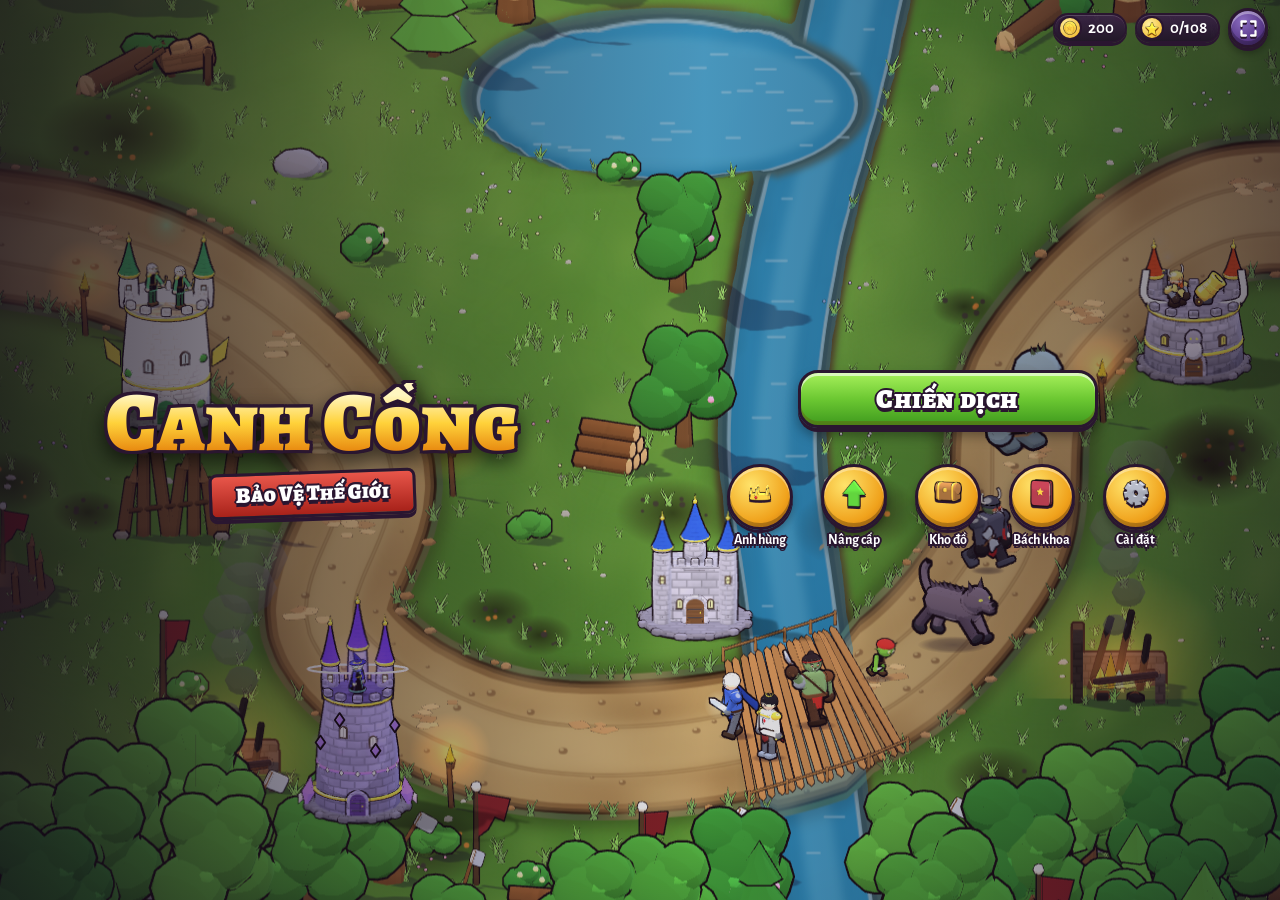
<file: index.html>
<!DOCTYPE html>
<html lang="vi">
<head>
  <meta charset="UTF-8">
  <meta name="viewport" content="width=device-width, initial-scale=1, maximum-scale=1, user-scalable=no, viewport-fit=cover">
  <meta name="theme-color" content="#120c18">
  <meta name="mobile-web-app-capable" content="yes">
  <meta name="apple-mobile-web-app-capable" content="yes">
  <meta name="apple-mobile-web-app-status-bar-style" content="black-translucent">
  <meta name="apple-mobile-web-app-title" content="Canh Cổng">
  <title>Canh Cổng – Bảo Vệ Thế Giới</title>
  <link rel="manifest" href="manifest.json">
  <link rel="icon" type="image/png" href="assets/icons/icon-192.png">
  <link rel="apple-touch-icon" href="assets/icons/icon-192.png">
  <link rel="stylesheet" href="style.css?v=krv33">
</head>
<body>
<div id="app">

  <!-- ===== MENU CHÍNH ===== -->
  <section id="screen-menu" class="screen active">
    <canvas id="menu-bg"></canvas>
    <div class="menu-shade"></div>
    <div class="menu-top"><span class="pill"><i class="pi coin" data-icon="coin"></i><b class="coin-count">0</b></span><span class="pill"><i class="pi star" data-icon="star"></i><b id="menu-stars">0</b></span><button class="rbtn sm" id="btn-full" data-action="fullscreen" data-icon="expand"></button></div>
    <div class="logo">
      <div class="logo-main">Canh Cổng</div>
      <div class="logo-ribbon"><span>Bảo Vệ Thế Giới</span></div>
    </div>
    <div class="menu-bottom">
      <button class="gbtn big green" data-action="open" data-target="screen-map"><span>Chiến dịch</span></button>
      <div class="menu-row">
        <button class="rbtn lg" data-action="open" data-target="screen-heroes" data-icon="crown"><small>Anh hùng</small></button>
        <button class="rbtn lg" data-action="open" data-target="screen-upgrades" data-icon="up"><small>Nâng cấp</small></button>
        <button class="rbtn lg" data-action="open" data-target="screen-items" data-icon="chest"><small>Kho đồ</small></button>
        <button class="rbtn lg" data-action="open" data-target="screen-codex" data-icon="book"><small>Bách khoa</small></button>
        <button class="rbtn lg" data-action="open" data-target="screen-settings" data-icon="gear"><small>Cài đặt</small></button>
      </div>
    </div>
  </section>

  <!-- ===== BẢN ĐỒ CHIẾN DỊCH ===== -->
  <section id="screen-map" class="screen">
    <div class="topbar"><button class="rbtn sm" data-action="back" data-icon="back"></button><h2>Chiến Dịch</h2><span class="pill"><i class="pi star" data-icon="star"></i><b class="star-count">0</b></span></div>
    <div class="map-scroll" id="map-scroll"><div class="map-inner" id="map-inner"><canvas id="world-map"></canvas><div id="map-nodes"></div></div></div>
  </section>

  <!-- ===== ANH HÙNG & TRANG BỊ ===== -->
  <section id="screen-heroes" class="screen">
    <div class="topbar"><button class="rbtn sm" data-action="back" data-icon="back"></button><h2>Anh Hùng</h2><span class="pill"><i class="pi coin" data-icon="coin"></i><b class="coin-count">0</b></span></div>
    <div class="heroes-wrap"><div id="hero-roster"></div><div id="hero-detail" class="scroll"></div></div>
  </section>

  <!-- ===== NÂNG CẤP ===== -->
  <section id="screen-upgrades" class="screen">
    <div class="topbar"><button class="rbtn sm" data-action="back" data-icon="back"></button><h2>Nâng Cấp Trụ</h2><span class="pill"><i class="pi star" data-icon="star"></i><b id="free-stars">0</b></span></div>
    <div class="scroll grid-scroll" id="upgrades-list"></div>
  </section>

  <!-- ===== KHO ĐỒ: vật phẩm gắn trụ ===== -->
  <section id="screen-items" class="screen">
    <div class="topbar"><button class="rbtn sm" data-action="back" data-icon="back"></button><h2>Kho Đồ Trụ</h2><span class="pill"><i class="pi coin" data-icon="coin"></i><b class="coin-count">0</b></span></div>
    <div class="items-wrap"><div id="items-tower" class="scroll"></div><div id="items-bag" class="scroll"></div></div>
  </section>

  <!-- ===== BÁCH KHOA ===== -->
  <section id="screen-codex" class="screen">
    <div class="topbar"><button class="rbtn sm" data-action="back" data-icon="back"></button><h2>Bách Khoa</h2><span></span></div>
    <div class="tabs"><button class="tab on" data-action="codex-tab" data-tab="towers">5 Nhân vật trụ</button><button class="tab" data-action="codex-tab" data-tab="enemies">Quái vật</button><button class="tab" data-action="codex-tab" data-tab="heroes">Anh hùng</button><a class="tab tab3d" href="design/nhan-vat-3d.html">Mô hình 3D</a></div>
    <div class="scroll" id="codex-list"></div>
  </section>

  <!-- ===== CÀI ĐẶT ===== -->
  <section id="screen-settings" class="screen">
    <div class="topbar"><button class="rbtn sm" data-action="back" data-icon="back"></button><h2>Cài Đặt</h2><span></span></div>
    <div class="scroll grid-scroll" id="settings-list"></div>
  </section>

  <!-- ===== TRẬN ĐẤU ===== -->
  <section id="screen-game" class="screen">
    <div id="game-wrap">
      <canvas id="game-canvas"></canvas>
      <div id="wave-btns"></div>
      <div id="ring" class="hidden"></div>
      <div class="hud-tl">
        <span class="pill"><i class="pi heart" data-icon="heart"></i><b id="hud-lives">20</b></span>
        <span class="pill"><i class="pi coin" data-icon="coin"></i><b id="hud-gold">0</b></span>
        <span class="pill"><i class="pi skull" data-icon="skull"></i><b id="hud-wave">1/6</b></span>
      </div>
      <div class="hud-tr">
        <button class="rbtn sm" id="btn-speed" data-action="speed" data-icon="fast"><em>1x</em></button>
        <button class="rbtn sm" data-action="pause" data-icon="pause"></button>
      </div>
      <div id="boss-bar" class="hidden"><span id="boss-name"></span><div><i id="boss-fill"></i></div></div>
      <div class="hero-dock">
        <button class="hero-face" id="hero-face" data-action="hero" data-i="0">
          <canvas id="hero-canvas" width="128" height="128"></canvas>
          <svg viewBox="0 0 64 64"><circle cx="32" cy="32" r="29" class="hr-bg"/><circle cx="32" cy="32" r="29" class="hr-fg" id="hero-hp"/></svg>
          <span class="lvl" id="hero-lvl">1</span><span class="dead-t" id="hero-dead"></span>
        </button>
        <button class="skill" id="hero-skill" data-action="skill" data-i="0" data-icon="sun"><i class="cd" id="skill-cd"></i></button>
        <button class="hero-face h2 hidden" id="hero-face2" data-action="hero" data-i="1">
          <canvas id="hero-canvas2" width="128" height="128"></canvas>
          <svg viewBox="0 0 64 64"><circle cx="32" cy="32" r="29" class="hr-bg"/><circle cx="32" cy="32" r="29" class="hr-fg" id="hero-hp2"/></svg>
          <span class="lvl" id="hero-lvl2">1</span><span class="dead-t" id="hero-dead2"></span>
        </button>
        <button class="skill hidden" id="hero-skill2" data-action="skill" data-i="1" data-icon="sun"><i class="cd" id="skill-cd2"></i></button>
        <button class="skill spell sp-reinforce" id="spell-reinforce" data-action="spell" data-k="reinforce" data-icon="swords" title="Viện Binh"><i class="cd"></i></button>
        <button class="skill spell sp-meteor" id="spell-meteor" data-action="spell" data-k="meteor" data-icon="fire" title="Mưa Thiên Thạch"><i class="cd"></i></button>
      </div>
      <div id="tip" class="hidden"></div>
      <div id="banner"></div>
      <div id="life-flash"></div>
    </div>
  </section>

  <!-- ===== LỚP PHỦ ===== -->
  <div id="overlay" class="overlay hidden"><div class="panel" id="overlay-panel"></div></div>
  <div id="toast"></div>
  <div id="rotate"><div><svg viewBox="0 0 64 64" width="84" height="84"><rect x="20" y="8" width="24" height="46" rx="4" fill="none" stroke="#ffd23a" stroke-width="4"/><path d="M50 22c6 3 9 8 8 14M54 36l4 3 3-5" fill="none" stroke="#ffd23a" stroke-width="4" stroke-linecap="round"/></svg><p>Hãy xoay ngang điện thoại để chơi</p><small>Game được thiết kế cho màn hình ngang</small></div></div>
</div>

<script src="js/config.js?v=krv33"></script>
<script src="js/maps-img.js?v=krv33"></script>
<script src="js/layouts.js?v=krv33"></script>
<script src="js/campaign.js?v=krv33"></script>
<script src="js/save.js?v=krv33"></script>
<script src="js/audio.js?v=krv33"></script>
<script src="js/icons.js?v=krv33"></script>
<script src="js/art-kit.js?v=krv33"></script>
<script src="js/art-chars.js?v=krv33"></script>
<script src="js/art-towers.js?v=krv33"></script>
<script src="js/art.js?v=krv33"></script>
<script src="js/art-img.js?v=krv33"></script>
<script src="js/chibi.js?v=krv33"></script>
<script src="design/vendor/three.min.js"></script>
<script src="design/vendor/BufferGeometryUtils.js"></script>
<script src="design/chars3d.js?v=krv33"></script>
<script src="design/towers3d.js?v=krv33"></script>
<script src="js/art3d.js?v=krv33"></script>
<script src="js/effects.js?v=krv33"></script>
<script src="js/anim.js?v=krv33"></script>
<script src="js/level.js?v=krv33"></script>
<script src="js/mapart.js?v=krv33"></script>
<script src="design/props3d.js?v=krv33"></script>
<script src="js/map3d.js?v=krv33"></script>
<script src="js/fx3d.js?v=krv33"></script>
<script src="js/terrain3d.js?v=krv33"></script>
<script src="js/water.js?v=krv33"></script>
<script src="js/icons3d.js?v=krv33"></script>
<script src="js/lights.js?v=krv33"></script>
<script src="js/camera.js?v=krv33"></script>
<script src="js/items.js?v=krv33"></script>
<script src="js/gear2d.js?v=krv33"></script>
<script src="js/combat.js?v=krv33"></script>
<script src="js/enemies.js?v=krv33"></script>
<script src="js/units.js?v=krv33"></script>
<script src="js/towers.js?v=krv33"></script>
<script src="js/spells.js?v=krv33"></script>
<script src="js/skills.js?v=krv33"></script>
<script src="js/waves.js?v=krv33"></script>
<script src="js/game.js?v=krv33"></script>
<script src="js/ui.js?v=krv33"></script>
<script src="js/main.js?v=krv33"></script>
</body>
</html>
</file>
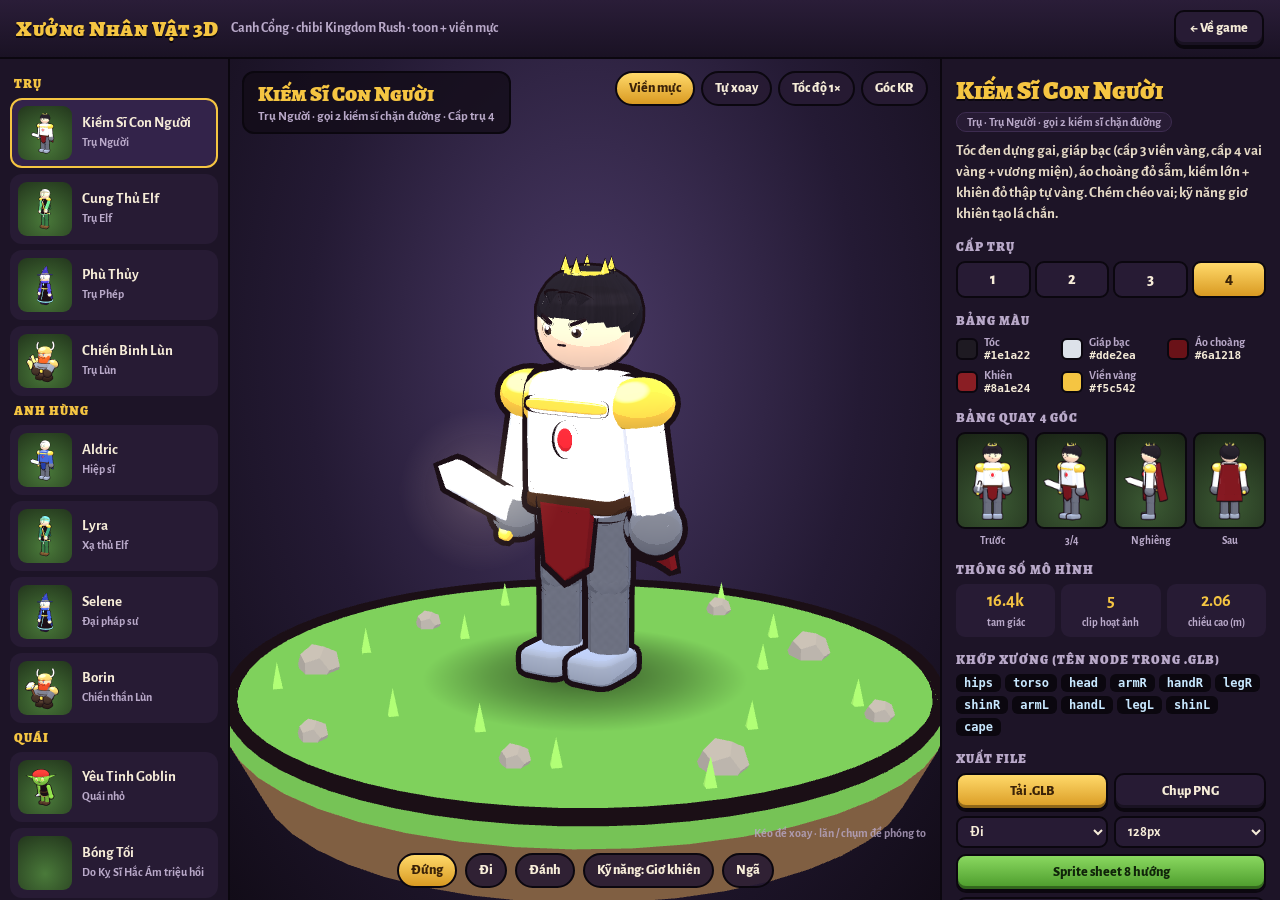
<file: design/nhan-vat-3d.html>
<!DOCTYPE html>
<html lang="vi">
<head>
<meta charset="UTF-8">
<meta name="viewport" content="width=device-width, initial-scale=1, viewport-fit=cover">
<meta name="theme-color" content="#120c18">
<title>Xưởng Nhân Vật 3D – Canh Cổng</title>
<link rel="icon" type="image/png" href="../assets/icons/icon-192.png">
<style>
@font-face { font-family: "Alegreya SC"; src: url("../assets/fonts/AlegreyaSC-Black.woff2") format("woff2"); font-weight: 900; font-display: swap; }
@font-face { font-family: "Alegreya Sans"; src: url("../assets/fonts/AlegreyaSans-Bold.woff2") format("woff2"); font-weight: 700; font-display: swap; }
@font-face { font-family: "Alegreya Sans"; src: url("../assets/fonts/AlegreyaSans-ExtraBold.woff2") format("woff2"); font-weight: 800; font-display: swap; }
:root {
  --bg: #120c18; --panel: #1d1427; --panel2: #271b34; --line: #3d2c50; --ink: #0b070f;
  --text: #f6ecd8; --muted: #b9a9c9; --gold: #f5c542; --gold2: #c8901e; --green: #6fc24a; --red: #e0503a;
  --title: "Alegreya SC", Georgia, serif; --ui: "Alegreya Sans", "Segoe UI", system-ui, sans-serif;
}
* { box-sizing: border-box; }
html, body { margin: 0; height: 100%; background: var(--bg); color: var(--text); font-family: var(--ui); font-weight: 700; }
button { font: inherit; color: inherit; border: 0; background: none; cursor: pointer; }
.app { display: grid; grid-template-rows: auto 1fr; height: 100vh; height: 100dvh; }
header { display: flex; align-items: center; gap: 12px; padding: 10px 16px; border-bottom: 2px solid var(--ink); background: linear-gradient(#2a1d38, #1a1224); }
header h1 { margin: 0; font: 900 22px/1 var(--title); color: var(--gold); text-shadow: 0 2px 0 var(--ink); letter-spacing: .5px; }
header .sub { color: var(--muted); font-size: 14px; }
header .sp { flex: 1; }
.btn { text-decoration: none; display: inline-flex; align-items: center; justify-content: center; gap: 6px; padding: 8px 14px; border-radius: 10px; background: var(--panel2); border: 2px solid var(--ink); box-shadow: inset 0 -3px 0 rgba(0,0,0,.35), 0 2px 0 var(--ink); font-weight: 800; font-size: 14px; white-space: nowrap; }
a.btn { color: var(--text); text-decoration: none; }
.btn:hover { filter: brightness(1.15); }
.btn.gold { background: linear-gradient(#ffd96a, #d99a22); color: #3a2208; }
.btn.green { background: linear-gradient(#8ad860, #4a9a2a); color: #10240a; }
.btn:disabled { opacity: .5; cursor: wait; }

.studio { display: grid; grid-template-columns: 230px 1fr 340px; min-height: 0; }
/* danh sách */
#roster { overflow-y: auto; padding: 10px; border-right: 2px solid var(--ink); background: var(--panel); }
.grp { margin: 6px 4px 6px; font: 900 13px var(--title); color: var(--gold); letter-spacing: 1px; text-transform: uppercase; }
.card { display: flex; align-items: center; gap: 10px; width: 100%; padding: 6px; margin-bottom: 6px; border-radius: 12px; background: var(--panel2); border: 2px solid transparent; text-align: left; }
.card:hover { border-color: var(--line); }
.card.on { border-color: var(--gold); background: #33234a; }
.card img, .card .ph { width: 54px; height: 54px; border-radius: 9px; background: radial-gradient(circle at 50% 70%, #4a7a3a, #22351c); flex: none; object-fit: contain; }
.card b { display: block; font-size: 15px; line-height: 1.1; }
.card small { color: var(--muted); font-size: 12px; font-weight: 700; }

/* sân khấu */
.stage { position: relative; min-width: 0; min-height: 0; background: radial-gradient(ellipse at 50% 35%, #4a3a66 0%, #241a34 55%, #120c18 100%); }
#view { position: absolute; inset: 0; width: 100%; height: 100%; display: block; touch-action: none; }
.hud { position: absolute; left: 12px; right: 12px; display: flex; gap: 8px; flex-wrap: wrap; pointer-events: none; }
.hud > * { pointer-events: auto; }
.hud.top { top: 12px; justify-content: space-between; align-items: flex-start; }
.hud.bot { bottom: 12px; justify-content: center; }
.nameplate { padding: 6px 14px 7px; border-radius: 12px; background: rgba(18,12,24,.78); border: 2px solid var(--ink); }
.nameplate b { font: 900 22px var(--title); color: var(--gold); }
.nameplate span { display: block; color: var(--muted); font-size: 13px; }
.toggles { display: flex; gap: 6px; flex-wrap: wrap; justify-content: flex-end; }
.chip { padding: 7px 12px; border-radius: 999px; background: rgba(39,27,52,.9); border: 2px solid var(--ink); font-size: 14px; font-weight: 800; }
.chip.on { background: linear-gradient(#ffd96a, #d99a22); color: #3a2208; }
.hint { position: absolute; right: 14px; bottom: 60px; color: var(--muted); font-size: 12px; opacity: .8; pointer-events: none; }

/* bảng thiết kế */
#sheet { overflow-y: auto; padding: 14px; border-left: 2px solid var(--ink); background: var(--panel); }
#sheet h2 { margin: 0; font: 900 26px var(--title); color: var(--gold); text-shadow: 0 2px 0 var(--ink); }
.badge { display: inline-block; margin: 4px 0 8px; padding: 2px 10px; border-radius: 999px; font-size: 12px; background: var(--panel2); border: 1px solid var(--line); color: var(--muted); }
.sec { margin-top: 14px; }
.sec > h3 { margin: 0 0 6px; font: 900 13px var(--title); letter-spacing: 1px; color: var(--muted); text-transform: uppercase; }
.desc { margin: 0; color: #e4d8c4; font-size: 15px; line-height: 1.4; font-weight: 700; }
.seg { display: flex; gap: 4px; flex-wrap: wrap; }
.seg button { flex: 1; min-width: 44px; padding: 7px 6px; border-radius: 9px; background: var(--panel2); border: 2px solid var(--ink); font-weight: 800; }
.seg button.on { background: linear-gradient(#ffd96a, #d99a22); color: #3a2208; }
.swatches { display: grid; grid-template-columns: repeat(auto-fill, minmax(92px, 1fr)); gap: 6px; }
.sw { display: flex; align-items: center; gap: 6px; font-size: 12px; color: var(--muted); }
.sw i { width: 22px; height: 22px; border-radius: 6px; border: 2px solid var(--ink); flex: none; }
.sw code { display: block; color: var(--text); font-size: 11px; }
.turn { display: grid; grid-template-columns: repeat(4, 1fr); gap: 6px; }
.turn figure { margin: 0; text-align: center; }
.turn img { width: 100%; aspect-ratio: 3/4; object-fit: contain; border-radius: 9px; background: radial-gradient(circle at 50% 75%, #3c5a34, #1a2416); border: 2px solid var(--ink); }
.turn figcaption { font-size: 11px; color: var(--muted); }
.tags { display: flex; flex-wrap: wrap; gap: 4px; }
.tags span { padding: 2px 8px; border-radius: 6px; background: var(--ink); color: #c8e8ff; font: 700 12px ui-monospace, Consolas, monospace; }
.stats { display: grid; grid-template-columns: 1fr 1fr 1fr; gap: 6px; }
.stats div { padding: 6px; border-radius: 9px; background: var(--panel2); text-align: center; }
.stats b { display: block; font-size: 18px; color: var(--gold); }
.stats small { color: var(--muted); font-size: 11px; }
.exp { display: grid; grid-template-columns: 1fr 1fr; gap: 6px; }
.exp .wide { grid-column: 1 / -1; }
.row { display: flex; gap: 6px; align-items: center; }
select { font: inherit; font-size: 14px; color: var(--text); background: var(--panel2); border: 2px solid var(--ink); border-radius: 9px; padding: 6px 8px; flex: 1; min-width: 0; }
.note { color: var(--muted); font-size: 12px; line-height: 1.35; margin: 6px 0 0; }
.toast { position: fixed; left: 50%; bottom: 20px; transform: translateX(-50%); padding: 10px 16px; border-radius: 12px; background: #2a1d38; border: 2px solid var(--gold); opacity: 0; transition: opacity .25s; pointer-events: none; z-index: 9; }
.toast.show { opacity: 1; }

@media (max-width: 960px) {
  .app { height: auto; min-height: 100vh; }
  .studio { grid-template-columns: 1fr; }
  #roster { display: flex; gap: 6px; overflow-x: auto; overflow-y: hidden; border-right: 0; border-bottom: 2px solid var(--ink); padding: 8px 16px; }
  .grp { display: none; }
  .card { flex: none; width: auto; margin: 0; padding: 4px; }
  .card div { display: none; }
  .stage { height: 62vh; min-height: 340px; }
  #sheet { border-left: 0; border-top: 2px solid var(--ink); padding: 14px 16px; }
  header .sub { display: none; }
  .hint { display: none; }
}
</style>
</head>
<body>
<div class="app">
  <header>
    <h1>Xưởng Nhân Vật 3D</h1>
    <span class="sub">Canh Cổng · chibi Kingdom Rush · toon + viền mực</span>
    <span class="sp"></span>
    <a class="btn" href="../index.html">← Về game</a>
  </header>
  <div class="studio">
    <nav id="roster" aria-label="Nhân vật"></nav>
    <section class="stage" id="stage">
      <canvas id="view"></canvas>
      <div class="hud top">
        <div class="nameplate"><b id="np-name">…</b><span id="np-role"></span></div>
        <div class="toggles">
          <button class="chip on" id="tg-ink">Viền mực</button>
          <button class="chip" id="tg-spin">Tự xoay</button>
          <button class="chip" id="tg-speed">Tốc độ 1×</button>
          <button class="chip" id="tg-cam">Góc KR</button>
        </div>
      </div>
      <div class="hud bot" id="anims"></div>
      <div class="hint">Kéo để xoay · lăn / chụm để phóng to</div>
    </section>
    <aside id="sheet">
      <h2 id="sh-name">…</h2>
      <span class="badge" id="sh-badge"></span>
      <p class="desc" id="sh-desc"></p>
      <div class="sec"><h3 id="sh-tiername">Cấp</h3><div class="seg" id="sh-tiers"></div></div>
      <div class="sec"><h3>Bảng màu</h3><div class="swatches" id="sh-pal"></div></div>
      <div class="sec"><h3>Bảng quay 4 góc</h3><div class="turn" id="sh-turn"></div></div>
      <div class="sec"><h3>Thông số mô hình</h3><div class="stats" id="sh-stats"></div></div>
      <div class="sec"><h3>Khớp xương (tên node trong .glb)</h3><div class="tags" id="sh-bones"></div></div>
      <div class="sec">
        <h3>Xuất file</h3>
        <div class="exp">
          <button class="btn gold" id="ex-glb">Tải .GLB</button>
          <button class="btn" id="ex-png">Chụp PNG</button>
          <div class="row wide">
            <select id="ex-anim" aria-label="Hoạt ảnh cho sprite sheet"></select>
            <select id="ex-cell" aria-label="Cỡ ô"><option value="96">96px</option><option value="128" selected>128px</option><option value="192">192px</option></select>
          </div>
          <button class="btn green wide" id="ex-sheet">Sprite sheet 8 hướng</button>
          <button class="btn wide" id="ex-all">Tải tất cả .GLB (mọi nhân vật, cấp cao nhất)</button>
        </div>
        <p class="note">.GLB có sẵn khung khớp + mọi clip hoạt ảnh và viền mực, mở được bằng Blender, Unity, Godot, three.js. Sprite sheet: 8 hàng hướng (Nam, ĐN, Đông, ĐB, Bắc, TB, Tây, TN) × 8 khung, nền trong suốt, góc nhìn chéo kiểu Kingdom Rush.</p>
      </div>
    </aside>
  </div>
</div>
<div class="toast" id="toast"></div>
<script>window.__errs = []; addEventListener("error", e => __errs.push(e.message + " @" + (e.filename || "").split("/").pop() + ":" + e.lineno));</script>
<script src="vendor/three.min.js"></script>
<script src="vendor/OrbitControls.js"></script>
<script src="vendor/GLTFExporter.js"></script>
<script src="chars3d.js"></script>
<script src="towers3d.js"></script>
<script src="viewer3d.js"></script>
</body>
</html>
</file>
<file: style.css>
/* =========================================================
 * CANH CỔNG – Bảo Vệ Thế Giới · Giao diện điện thoại XOAY NGANG
 * Nút 3D bo tròn viền mực, khung giấy da viền gỗ, chữ viền đậm.
 * ========================================================= */
@font-face { font-family: "Alegreya SC"; src: url("assets/fonts/AlegreyaSC-Black.woff2") format("woff2"); font-weight: 900; font-display: swap; }
@font-face { font-family: "Alegreya Sans"; src: url("assets/fonts/AlegreyaSans-Bold.woff2") format("woff2"); font-weight: 700; font-display: swap; }
@font-face { font-family: "Alegreya Sans"; src: url("assets/fonts/AlegreyaSans-ExtraBold.woff2") format("woff2"); font-weight: 800; font-display: swap; }

:root {
  --ink: #2a1630; --ink2: #3e2546;
  --parch: #f8ebc8; --parch2: #e9cf98; --wood: #9a6434; --wood2: #6a3e1c;
  --gold: #ffd23a; --gold2: #f0a21c; --cream: #fff6dc;
  --display: "Alegreya SC", Georgia, serif;
  --ui: "Alegreya Sans", system-ui, -apple-system, "Segoe UI", Roboto, sans-serif;
  --st: env(safe-area-inset-top, 0px); --sb: env(safe-area-inset-bottom, 0px); --sl: env(safe-area-inset-left, 0px); --sr: env(safe-area-inset-right, 0px);
  --outline: 0 2px 0 var(--ink), 0 -2px 0 var(--ink), 2px 0 0 var(--ink), -2px 0 0 var(--ink), 1.5px 1.5px 0 var(--ink), -1.5px 1.5px 0 var(--ink), 1.5px -1.5px 0 var(--ink), -1.5px -1.5px 0 var(--ink), 0 4px 0 var(--ink);
}
* { box-sizing: border-box; -webkit-tap-highlight-color: transparent; }
html, body { margin: 0; height: 100%; overflow: hidden; background: #120c18; color: var(--cream); font-family: var(--ui); font-weight: 800;
  -webkit-user-select: none; user-select: none; -webkit-touch-callout: none; overscroll-behavior: none; }
body { position: fixed; inset: 0; }
#app { position: absolute; inset: 0; overflow: hidden; background: #1a1022; }
button { font-family: inherit; color: inherit; border: 0; padding: 0; background: none; cursor: pointer; touch-action: manipulation; }
.hidden { display: none !important; }
.ico { width: 1.2em; height: 1.2em; display: inline-block; vertical-align: -0.22em; flex: none; }
.ico3d { object-fit: contain; image-rendering: auto; }
.nstars span:not(.got) .ico3d, .big-stars .s:not(.got) .ico3d, .locked .ico3d:not(.keep) { filter: grayscale(1) brightness(0.55); }
.screen { position: absolute; inset: 0; display: none; flex-direction: column; }
.screen.active { display: flex; }
.outl { text-shadow: var(--outline); color: #fff; }

/* ---------------- Nút ---------------- */
.gbtn {
  position: relative; display: inline-flex; align-items: center; justify-content: center; gap: 8px;
  min-height: 46px; padding: 6px 20px; border-radius: 16px; border: 3px solid var(--ink);
  font-family: var(--display); font-size: 20px; color: #fff; text-shadow: var(--outline); letter-spacing: .02em;
  background: linear-gradient(#ffe36a, #ffbe24 50%, #ef8f12);
  box-shadow: inset 0 3px 0 rgba(255,255,255,.6), inset 0 -4px 0 rgba(120,40,0,.25), 0 4px 0 var(--ink), 0 8px 12px rgba(0,0,0,.35);
  transition: transform .06s;
}
.gbtn:active:not(:disabled) { transform: translateY(3px); box-shadow: inset 0 3px 0 rgba(255,255,255,.6), inset 0 -4px 0 rgba(120,40,0,.25), 0 1px 0 var(--ink); }
.gbtn.green { background: linear-gradient(#a6f05a, #6cc832 50%, #3f9a1e); }
.gbtn.red { background: linear-gradient(#ff8a6a, #e8463a 50%, #a8221a); }
.gbtn.blue { background: linear-gradient(#8ad0ff, #3f9aff 50%, #1e5ec8); }
.gbtn.gray { background: linear-gradient(#c8c0d0, #8a80a0 60%, #5a5070); }
.gbtn.big { min-height: 58px; font-size: 28px; padding: 6px 40px; border-radius: 20px; }
.gbtn.sm { min-height: 38px; font-size: 16px; padding: 3px 14px; border-radius: 12px; }
.gbtn:disabled, .gbtn.off { filter: grayscale(.85) brightness(.75); }
.gbtn .ico { width: 22px; height: 22px; filter: drop-shadow(0 2px 0 var(--ink)); }
.price { display: inline-flex; align-items: center; gap: 3px; }
.price .ico { color: var(--gold); width: 16px; height: 16px; }

.rbtn {
  position: relative; width: 46px; height: 46px; border-radius: 50%; border: 3px solid var(--ink); flex: none;
  display: inline-grid; place-items: center; color: #fff;
  background: radial-gradient(circle at 35% 30%, #8a6cc0, #5a3a8a 60%, #3a2260);
  box-shadow: inset 0 3px 0 rgba(255,255,255,.35), inset 0 -4px 0 rgba(0,0,0,.25), 0 3px 0 var(--ink), 0 5px 8px rgba(0,0,0,.35);
}
.rbtn.sm { width: 40px; height: 40px; }
.rbtn .ico { width: 24px; height: 24px; filter: drop-shadow(0 2px 0 var(--ink)); }
.rbtn.sm .ico { width: 21px; height: 21px; }
.rbtn:active { transform: translateY(2px); }
.rbtn.lg { width: 66px; height: 66px; background: radial-gradient(circle at 35% 30%, #ffe36a, #f0a21c 65%, #c06a10); }
.rbtn.lg .ico { width: 32px; height: 32px; margin-top: -8px; }
.rbtn small { position: absolute; bottom: -22px; left: 50%; transform: translateX(-50%); white-space: nowrap; font-size: 14px; color: #fff; text-shadow: var(--outline); }
.rbtn em { position: absolute; bottom: -3px; right: -5px; font-style: normal; font-size: 12px; background: var(--gold); color: var(--ink); border: 2px solid var(--ink); border-radius: 8px; padding: 0 4px; line-height: 1.2; text-shadow: none; }
.rbtn.on { background: radial-gradient(circle at 35% 30%, #ffe36a, #f0a21c 65%, #c06a10); }

.pill { display: inline-flex; align-items: center; gap: 6px; height: 30px; padding: 0 11px 0 3px; border-radius: 999px;
  background: linear-gradient(rgba(58,34,70,.92), rgba(32,18,40,.92)); border: 2.5px solid var(--ink); box-shadow: 0 3px 0 var(--ink), inset 0 1px 0 rgba(255,255,255,.15);
  font-size: 17px; color: #fff; text-shadow: 0 2px 0 var(--ink); }
.pi { width: 24px; height: 24px; border-radius: 50%; display: grid; place-items: center; border: 2px solid var(--ink); }
.pi .ico { width: 16px; height: 16px; }
.pi.heart { background: radial-gradient(circle at 35% 30%, #ff9a8a, #e83a3a); color: #fff; }
.pi.coin { background: radial-gradient(circle at 35% 30%, #fff0a0, #f0b21c); color: #b86a00; }
.pi.skull { background: radial-gradient(circle at 35% 30%, #e8e0f0, #9a8ab0); color: var(--ink); }
.pi.star { background: radial-gradient(circle at 35% 30%, #fff0a0, #f0b21c); color: #fff; }
.pi.star .ico { filter: drop-shadow(0 1px 0 #a85a00); }

/* ---------------- Khung giấy da ---------------- */
.panel {
  position: relative; width: min(94%, 520px); padding: 24px 16px 16px; border-radius: 20px; color: var(--ink);
  background: radial-gradient(ellipse at 50% 20%, var(--parch), var(--parch2));
  border: 5px solid var(--wood); box-shadow: 0 0 0 3px var(--ink), inset 0 0 0 3px rgba(255,255,255,.35), inset 0 0 30px rgba(140,90,30,.35), 0 18px 40px rgba(0,0,0,.6);
  text-align: center; animation: pop .25s cubic-bezier(.3,1.5,.6,1); margin-top: 18px;
}
@keyframes pop { from { transform: scale(.7); opacity: 0; } }
.ribbon { position: absolute; top: -22px; left: 50%; transform: translateX(-50%); min-width: 60%; padding: 4px 24px 6px; white-space: nowrap;
  font-family: var(--display); font-size: 22px; color: #fff; text-shadow: var(--outline);
  background: linear-gradient(#e8564a, #b8281e); border: 3px solid var(--ink); border-radius: 10px; box-shadow: inset 0 3px 0 rgba(255,255,255,.35), 0 4px 0 var(--ink); }
.ribbon.green { background: linear-gradient(#8ad84a, #4a9a24); }
.ribbon.blue { background: linear-gradient(#6ab0ff, #2a64c8); }
.panel h3 { margin: 6px 0 2px; font-family: var(--display); font-size: 20px; }
.panel p { margin: 5px 0; font-size: 15px; line-height: 1.4; color: #4a2e3a; font-weight: 700; }
.row { display: flex; gap: 10px; justify-content: center; align-items: center; flex-wrap: wrap; }
.col { display: flex; flex-direction: column; gap: 10px; align-items: stretch; }

.overlay { position: absolute; inset: 0; z-index: 30; display: grid; place-items: center; background: rgba(14,6,22,.62); backdrop-filter: blur(2px); }

/* ---------------- Menu chính (ngang) ---------------- */
#screen-menu { background: #1a1022; flex-direction: row; align-items: center; }
#menu-bg { position: absolute; inset: 0; width: 100%; height: 100%; animation: drift 30s ease-in-out infinite alternate; }
@keyframes drift { to { transform: scale(1.06) translateY(-1.5%); } }
.menu-shade { position: absolute; inset: 0; background: linear-gradient(90deg, rgba(14,6,22,.75), rgba(14,6,22,.1) 55%, rgba(14,6,22,.55)); }
.menu-top { position: absolute; z-index: 2; top: calc(8px + var(--st)); right: calc(12px + var(--sr)); display: flex; gap: 8px; align-items: center; }
.logo { position: relative; z-index: 2; flex: 1; text-align: center; padding-left: var(--sl); }
.logo-main { font-family: var(--display); font-size: clamp(46px, 11vw, 84px); line-height: .95; color: #ffe27a;
  background: linear-gradient(#fff6c0 15%, #ffd23a 50%, #e88a10 85%); -webkit-background-clip: text; background-clip: text; -webkit-text-fill-color: transparent;
  filter: drop-shadow(0 3px 0 var(--ink)) drop-shadow(0 -3px 0 var(--ink)) drop-shadow(3px 0 0 var(--ink)) drop-shadow(-3px 0 0 var(--ink)) drop-shadow(0 8px 10px rgba(0,0,0,.6)); }
.logo-ribbon { display: inline-block; margin-top: 8px; padding: 4px 24px 6px; font-family: var(--display); font-size: clamp(15px, 2.6vw, 22px); color: #fff; text-shadow: var(--outline);
  background: linear-gradient(#e8564a, #a8221a); border: 3px solid var(--ink); border-radius: 8px; box-shadow: 0 4px 0 var(--ink); transform: rotate(-2deg); }
.menu-bottom { position: relative; z-index: 2; flex: 1; padding: 0 calc(20px + var(--sr)) 0 10px; display: flex; flex-direction: column; align-items: center; justify-content: center; gap: 36px; }
.menu-bottom .gbtn.big { width: min(100%, 300px); animation: breathe 1.6s ease-in-out infinite; }
@keyframes breathe { 50% { transform: scale(1.04); } }
.menu-row { display: flex; gap: clamp(14px, 3vw, 28px); }

/* ---------------- Thanh trên các màn phụ ---------------- */
.topbar { position: relative; z-index: 3; display: flex; align-items: center; gap: 10px; padding: calc(5px + var(--st)) calc(12px + var(--sr)) 6px calc(12px + var(--sl));
  background: linear-gradient(#a8703c, #7a4a22); border-bottom: 3px solid var(--ink); box-shadow: inset 0 2px 0 rgba(255,255,255,.25), 0 4px 0 rgba(0,0,0,.3); flex: none; }
.topbar h2 { flex: 1; margin: 0; text-align: center; font-family: var(--display); font-size: 22px; color: #fff; text-shadow: var(--outline); }
.scroll { flex: 1; overflow-y: auto; -webkit-overflow-scrolling: touch; padding: 14px calc(14px + var(--sr)) calc(20px + var(--sb)) calc(14px + var(--sl)); display: flex; flex-direction: column; gap: 14px;
  background: radial-gradient(ellipse at top, #3a2848, #1a1022 70%); }
.grid-scroll { display: grid; grid-template-columns: repeat(auto-fill, minmax(290px, 1fr)); align-content: start; }
#screen-upgrades, #screen-codex, #screen-settings, #screen-heroes { background: #1a1022; }

/* ---------------- Bản đồ chiến dịch (ngang) ---------------- */
.map-scroll { flex: 1; overflow: auto; -webkit-overflow-scrolling: touch; background: #2a3a20; min-height: 0; }
.map-inner { position: relative; height: 100%; min-width: 100%; aspect-ratio: 2.4 / 1; }
#world-map { display: block; width: 100%; height: 100%; }
#map-nodes { position: absolute; inset: 0; }
.node { position: absolute; transform: translate(-50%, -100%); display: flex; flex-direction: column; align-items: center; }
.node .flag { width: 52px; height: 52px; border-radius: 50%; border: 3px solid var(--ink); display: grid; place-items: center;
  font-family: var(--display); font-size: 24px; color: #fff; text-shadow: var(--outline);
  background: radial-gradient(circle at 35% 30%, #ff9a6a, #e0402a 60%, #a01a10); box-shadow: inset 0 3px 0 rgba(255,255,255,.4), 0 4px 0 var(--ink), 0 8px 12px rgba(0,0,0,.4); }
.node.done .flag { background: radial-gradient(circle at 35% 30%, #ffe36a, #f0a21c 60%, #b8680a); }
.node.next .flag { animation: bounce 1s ease-in-out infinite; }
@keyframes bounce { 50% { transform: translateY(-8px); } }
.node.locked .flag { background: radial-gradient(circle at 35% 30%, #a8a0b0, #6a6078); }
.node.locked .flag .ico { width: 22px; height: 22px; }
.node .nstars { display: flex; gap: 1px; margin-top: 2px; }
.node .nstars .ico { width: 18px; height: 18px; color: #4a3a50; filter: drop-shadow(0 1.5px 0 var(--ink)); }
.node .nstars .got .ico { color: var(--gold); }
.node .nname { margin-top: 1px; font-size: 14px; color: #fff; text-shadow: var(--outline); white-space: nowrap; }
.node .ndiff { font-size: 11px; color: #ffe9a8; text-shadow: 0 2px 0 var(--ink); white-space: nowrap; }

/* ---------------- Thẻ ---------------- */
.card { position: relative; border-radius: 16px; padding: 12px; color: var(--ink);
  background: radial-gradient(ellipse at 50% 0%, var(--parch), var(--parch2)); border: 4px solid var(--wood); box-shadow: 0 0 0 3px var(--ink), 0 6px 0 rgba(0,0,0,.35); }
.card h3 { margin: 0; font-family: var(--display); font-size: 19px; }
.card .sub { font-size: 13px; color: #7a5a4a; font-weight: 700; }
.card-head { display: flex; gap: 12px; align-items: center; }
.portrait { flex: none; width: 70px; height: 70px; border-radius: 14px; border: 3px solid var(--ink); background: radial-gradient(circle at 50% 60%, #8ab86a, #4a7a3a); box-shadow: inset 0 -6px 0 rgba(0,0,0,.18); }
.portrait.dark { background: radial-gradient(circle at 50% 60%, #6a5a7a, #2a2038); }
.up-nodes { display: flex; gap: 8px; margin-top: 8px; align-items: center; }
.up-node { flex: 1; height: 48px; border-radius: 12px; border: 3px solid var(--ink); display: flex; flex-direction: column; align-items: center; justify-content: center; gap: 0;
  background: linear-gradient(#d8c8b0, #a8987e); color: var(--ink); box-shadow: 0 3px 0 var(--ink); font-size: 13px; }
.up-node.own { background: linear-gradient(#a6f05a, #4a9a24); color: #fff; text-shadow: 0 2px 0 var(--ink); }
.up-node.buy { background: linear-gradient(#ffe36a, #f0a21c); animation: breathe 1.4s infinite; }
.up-node .ico { width: 16px; height: 16px; color: var(--gold); filter: drop-shadow(0 1px 0 var(--ink)); }
.bar { position: relative; height: 16px; border-radius: 10px; border: 2.5px solid var(--ink); background: #4a3040; overflow: hidden; margin-top: 6px; }
.bar i { position: absolute; inset: 0 auto 0 0; background: linear-gradient(#a6f05a, #4a9a24); }
.bar span { position: absolute; inset: 0; display: grid; place-items: center; font-size: 11px; color: #fff; text-shadow: 0 1px 0 var(--ink); }
.stat-row { display: flex; flex-wrap: wrap; gap: 6px; margin-top: 6px; }
.chip { display: inline-flex; align-items: center; gap: 4px; padding: 2px 8px; border-radius: 10px; background: rgba(42,22,48,.12); border: 2px solid rgba(42,22,48,.35); font-size: 12px; }
.chip .ico { width: 14px; height: 14px; }
.tabs { display: flex; gap: 6px; padding: 8px calc(14px + var(--sr)) 0 calc(14px + var(--sl)); background: #1a1022; flex: none; }
.tab { flex: 1; height: 38px; border-radius: 12px 12px 0 0; border: 3px solid var(--ink); border-bottom: 0; background: linear-gradient(#7a5a8a, #4a3058); font-size: 15px; color: #fff; text-shadow: 0 2px 0 var(--ink); }
.tab3d { display: flex; align-items: center; justify-content: center; text-decoration: none; background: linear-gradient(#ffd24a, #c8861a); color: #3a2208; text-shadow: none; }
.tab.on { background: linear-gradient(#ffe36a, #f0a21c); }
.grid { display: grid; grid-template-columns: repeat(auto-fill, minmax(150px, 1fr)); gap: 12px; }
.codex-item { text-align: center; padding: 8px 6px; }
.codex-item .portrait { width: 92px; height: 92px; margin: 0 auto 4px; }
.codex-item p { margin: 3px 0 0; font-size: 12px; line-height: 1.3; color: #5a3a4a; font-weight: 700; }
.codex-item.locked .portrait { filter: brightness(0) opacity(.55); }
.setting { display: flex; justify-content: space-between; align-items: center; padding: 8px 4px; font-size: 17px; }
.setting + .setting { border-top: 2px dashed rgba(42,22,48,.25); }
.switch { width: 58px; height: 32px; border-radius: 999px; border: 3px solid var(--ink); background: #8a7a8a; position: relative; box-shadow: inset 0 3px 0 rgba(0,0,0,.2); }
.switch i { position: absolute; top: 2px; left: 2px; width: 22px; height: 22px; border-radius: 50%; background: #fff; border: 2px solid var(--ink); transition: left .15s; }
.switch.on { background: linear-gradient(#a6f05a, #4a9a24); }
.switch.on i { left: 28px; }

/* ---- Bảng nhân vật (bách khoa) giống bảng thiết kế ---- */
.sheet { border-radius: 14px; overflow: hidden; border: 3px solid var(--ink); box-shadow: 0 0 0 2px var(--c1), 0 6px 0 rgba(0,0,0,.4); background: linear-gradient(160deg, var(--c2), #0c0a14 70%); color: #fff; }
.sheet-head { display: flex; align-items: center; gap: 10px; padding: 8px 12px; background: linear-gradient(90deg, rgba(255,255,255,.12), transparent); border-bottom: 2px solid rgba(255,255,255,.15); }
.sheet-head canvas { width: 54px; height: 54px; flex: none; border-radius: 12px; background: rgba(0,0,0,.35); border: 2px solid var(--c1); }
.sheet-head h3 { margin: 0; font-family: var(--display); font-size: 24px; letter-spacing: .06em; color: #fff; text-shadow: 0 2px 0 rgba(0,0,0,.6); }
.sheet-head small { display: block; font-size: 12px; color: var(--c3); letter-spacing: .08em; }
.sheet-sec { padding: 6px 10px 4px; font-size: 11px; letter-spacing: .12em; color: var(--c3); }
.sheet-row { display: grid; grid-template-columns: repeat(4, 1fr); gap: 6px; padding: 0 10px 6px; }
.sheet-row .cell { text-align: center; }
.sheet-row canvas { width: 100%; aspect-ratio: 1 / 1.25; background: radial-gradient(circle at 50% 60%, rgba(255,255,255,.12), rgba(0,0,0,.25)); border-radius: 10px; border: 1.5px solid rgba(255,255,255,.14); }
.sheet-row canvas.face { aspect-ratio: 1 / 1; }
.sheet-row span { font-size: 11px; color: #d8d0e8; display: block; margin-top: 2px; }
.sheet-gear { display: flex; flex-wrap: wrap; gap: 6px; padding: 0 10px 8px; }
.sheet-gear b { font-size: 12px; background: rgba(255,255,255,.1); border: 1.5px solid rgba(255,255,255,.2); border-radius: 8px; padding: 2px 8px; }
.sheet-pal { display: flex; align-items: center; gap: 4px; padding: 0 10px 10px; font-size: 11px; color: var(--c3); letter-spacing: .1em; }
.sheet-pal i { width: 26px; height: 16px; border-radius: 3px; border: 1px solid rgba(0,0,0,.5); }
.sheet-desc { padding: 0 10px 10px; font-size: 12px; line-height: 1.35; color: #e8e0f0; font-weight: 700; }
.sheets { display: grid; grid-template-columns: repeat(auto-fill, minmax(320px, 1fr)); gap: 14px; }

/* ---- Màn Anh Hùng ---- */
.heroes-wrap { flex: 1; display: flex; min-height: 0; }
#hero-roster { flex: none; width: clamp(150px, 24%, 220px); overflow-y: auto; padding: 10px 8px 14px calc(10px + var(--sl)); display: flex; flex-direction: column; gap: 10px; background: #150d1e; border-right: 3px solid var(--ink); }
.roster-item { position: relative; display: flex; align-items: center; gap: 8px; padding: 6px; border-radius: 14px; border: 3px solid var(--ink); background: linear-gradient(#5a4468, #3a2848); text-align: left; box-shadow: 0 3px 0 var(--ink); }
.roster-item canvas { width: 54px; height: 66px; flex: none; border-radius: 10px; background: radial-gradient(circle at 50% 60%, #7a6a9a, #2a2038); border: 2px solid var(--ink); }
.roster-item b { display: block; font-size: 14px; line-height: 1.15; }
.roster-item small { display: block; font-size: 11px; color: #d8c8f0; }
.roster-item.on { background: linear-gradient(#ffe36a, #f0a21c); color: var(--ink); }
.roster-item.on small { color: #6a4a2a; }
.roster-item.locked canvas { filter: brightness(.35); }
.roster-item .lk { position: absolute; right: 6px; top: 6px; font-size: 12px; color: var(--gold); text-shadow: 0 1px 0 var(--ink); }
#hero-detail { padding-top: 10px; }
.hd-top { display: flex; gap: 12px; align-items: stretch; }
.hd-top .big { flex: none; width: 150px; border-radius: 16px; border: 3px solid var(--ink); background: radial-gradient(circle at 50% 70%, #8a78b8, #2a2040); box-shadow: inset 0 -8px 0 rgba(0,0,0,.2); }
.hd-top .big canvas { width: 100%; height: 100%; display: block; }
.hd-info { flex: 1; min-width: 0; }
.hd-info h3 { font-size: 22px; }
.slots { display: grid; grid-template-columns: repeat(auto-fit, minmax(210px, 1fr)); gap: 10px; margin-top: 10px; }
.slot { border-radius: 14px; border: 3px solid var(--ink); padding: 8px; background: linear-gradient(#4a3858, #2a1c38); box-shadow: 0 3px 0 var(--ink); }
.slot h4 { margin: 0 0 6px; font-size: 14px; color: #ffe9a8; display: flex; align-items: center; gap: 6px; }
.slot .items { display: flex; gap: 6px; }
.gitem { flex: 1; min-height: 62px; border-radius: 10px; border: 2.5px solid var(--ink); background: linear-gradient(#d8c8b0, #a8987e); color: var(--ink); font-size: 11px; line-height: 1.15; padding: 4px 3px; display: flex; flex-direction: column; align-items: center; justify-content: center; gap: 2px; }
.gitem .sw { width: 22px; height: 22px; border-radius: 50%; border: 2px solid var(--ink); }
.gitem.eq { background: linear-gradient(#a6f05a, #4a9a24); color: #fff; text-shadow: 0 1px 0 var(--ink); }
.gitem.buy { background: linear-gradient(#ffe36a, #f0a21c); }
.gitem.lock { opacity: .55; }
.gitem .ico { width: 14px; height: 14px; color: var(--gold); filter: drop-shadow(0 1px 0 var(--ink)); }

/* ---------------- HUD trong trận ---------------- */
#screen-game { background: #000; }
#game-wrap { position: absolute; inset: 0; overflow: hidden; }
#game-canvas { position: absolute; inset: 0; touch-action: none; display: block; }
.hud-tl { position: absolute; top: calc(8px + var(--st)); left: calc(10px + var(--sl)); z-index: 5; display: flex; flex-direction: row; gap: 8px; pointer-events: none; }
.hud-tr { position: absolute; top: calc(8px + var(--st)); right: calc(10px + var(--sr)); z-index: 5; display: flex; gap: 8px; }
.hero-dock { position: absolute; left: calc(10px + var(--sl)); bottom: calc(10px + var(--sb)); z-index: 5; display: flex; align-items: flex-end; gap: 8px; }
.hero-face { position: relative; width: 66px; height: 66px; border-radius: 50%; border: 3px solid var(--ink);
  background: radial-gradient(circle at 50% 35%, #ffe8a8, #c89a4a); box-shadow: 0 4px 0 var(--ink), 0 8px 12px rgba(0,0,0,.4); overflow: visible; }
.hero-face canvas { position: absolute; inset: 4px; width: calc(100% - 8px); height: calc(100% - 8px); border-radius: 50%; }
.hero-face svg { position: absolute; inset: -6px; width: calc(100% + 12px); height: calc(100% + 12px); transform: rotate(-90deg); pointer-events: none; }
.hr-bg { fill: none; stroke: var(--ink); stroke-width: 6; }
.hr-fg { fill: none; stroke: #7ae04a; stroke-width: 3.6; stroke-linecap: round; stroke-dasharray: 182.2; transition: stroke-dashoffset .2s; }
.hero-face .lvl { position: absolute; right: -6px; bottom: -4px; min-width: 24px; height: 24px; padding: 0 4px; border-radius: 12px; border: 2.5px solid var(--ink);
  background: linear-gradient(#ffe36a, #f0a21c); color: var(--ink); font-size: 13px; display: grid; place-items: center; }
.hero-face .dead-t { position: absolute; inset: 4px; border-radius: 50%; display: none; place-items: center; background: rgba(20,10,30,.65); font-family: var(--display); font-size: 24px; color: #fff; text-shadow: var(--outline); }
.hero-face.dead .dead-t { display: grid; }
.hero-dock .hidden { display: none; }
.hero-face.h2 { width: 58px; height: 58px; }
.hero-face.sel { box-shadow: 0 0 0 3px var(--gold), 0 4px 0 var(--ink), 0 0 20px rgba(255,210,58,.8); }
.skill { position: relative; width: 52px; height: 52px; border-radius: 50%; border: 3px solid var(--ink); color: #fff; overflow: hidden;
  background: radial-gradient(circle at 35% 30%, #fff3a0, #ffc23a 55%, #e0801a); box-shadow: inset 0 3px 0 rgba(255,255,255,.5), 0 4px 0 var(--ink), 0 8px 12px rgba(0,0,0,.4); }
.skill .ico { width: 28px; height: 28px; filter: drop-shadow(0 2px 0 var(--ink)); position: relative; z-index: 1; }
.skill .cd { position: absolute; inset: 0; z-index: 2; background: conic-gradient(rgba(20,10,30,.72) var(--p, 0%), transparent 0); }
.skill.ready { animation: glowp 1.2s ease-in-out infinite; }
@keyframes glowp { 50% { box-shadow: inset 0 3px 0 rgba(255,255,255,.5), 0 4px 0 var(--ink), 0 0 18px 4px rgba(255,220,80,.8); } }

#wave-btns { position: absolute; inset: 0; z-index: 4; pointer-events: none; }
.wave-btn { position: absolute; width: 54px; height: 54px; margin: -27px 0 0 -27px; pointer-events: auto; border-radius: 50%; border: 3px solid var(--ink);
  background: radial-gradient(circle at 35% 30%, #ff8a7a, #d02a2a 60%, #801010); color: #fff; box-shadow: 0 4px 0 var(--ink), 0 0 0 0 rgba(255,80,60,.6); animation: pulse 1.2s infinite; }
.wave-btn .ico { width: 30px; height: 30px; filter: drop-shadow(0 2px 0 var(--ink)); }
.wave-btn svg.ring { position: absolute; inset: -8px; width: calc(100% + 16px); height: calc(100% + 16px); transform: rotate(-90deg); }
.wave-btn svg.ring circle { fill: none; stroke: var(--gold); stroke-width: 4; stroke-dasharray: 220; stroke-linecap: round; }
.wave-btn b { position: absolute; top: 100%; left: 50%; transform: translateX(-50%); margin-top: 4px; white-space: nowrap; font-size: 14px; text-shadow: var(--outline); }
@keyframes pulse { 0% { box-shadow: 0 4px 0 var(--ink), 0 0 0 0 rgba(255,80,60,.7); } 100% { box-shadow: 0 4px 0 var(--ink), 0 0 0 16px rgba(255,80,60,0); } }

/* Menu vòng tròn quanh ô xây */
#ring { position: absolute; z-index: 6; width: 0; height: 0; }
#ring::before { content: ""; position: absolute; left: -76px; top: -76px; width: 152px; height: 152px; border-radius: 50%; border: 3px dashed rgba(255,246,220,.7); animation: spin 12s linear infinite; }
@keyframes spin { to { transform: rotate(360deg); } }
.ring-item { position: absolute; width: 54px; height: 54px; margin: -27px 0 0 -27px; border-radius: 50%; border: 3px solid var(--ink);
  background: radial-gradient(circle at 50% 40%, #fff6dc, #d8b878); box-shadow: 0 4px 0 var(--ink), 0 6px 10px rgba(0,0,0,.4); animation: ringin .18s cubic-bezier(.3,1.6,.6,1) backwards; }
@keyframes ringin { from { transform: scale(.6); } }
.ring-item canvas { position: absolute; inset: 2px; width: calc(100% - 4px); height: calc(100% - 4px); border-radius: 50%; }
.ring-item .tag { position: absolute; left: 50%; bottom: -13px; transform: translateX(-50%); display: inline-flex; align-items: center; gap: 2px; padding: 0 5px; height: 20px; border-radius: 10px;
  background: linear-gradient(#5a3a6a, #2a1630); border: 2px solid var(--ink); font-size: 13px; color: var(--gold); white-space: nowrap; text-shadow: 0 1px 0 var(--ink); }
.ring-item .tag .ico { width: 13px; height: 13px; color: var(--gold); }
.ring-item.pick { transform: scale(1.18); box-shadow: 0 0 0 3px #ffe58a, 0 0 18px 6px rgba(255,220,90,.75); z-index: 2; }
.ring-item.pick::after { content: '✔'; position: absolute; right: -6px; top: -8px; width: 22px; height: 22px; border-radius: 50%; background: #4ac04a; border: 2px solid var(--ink); color: #fff; font: 900 13px/18px sans-serif; text-align: center; }
.diffsel { display: flex; gap: 6px; margin: 6px 0 2px; }
.diffsel button { flex: 1; padding: 6px 4px; border-radius: 10px; border: 2.5px solid var(--ink); background: #e8dcc0; font-weight: 800; color: #3a2a1a; }
.diffsel button.on { background: linear-gradient(#ffe36a, #e8a21c); box-shadow: 0 3px 0 var(--ink); }
.ring-item.poor { filter: grayscale(.9) brightness(.7); }
.ring-item.poor .tag { color: #ff8a7a; }
.ring-item.act { display: grid; place-items: center; color: #fff; }
.ring-item.act .ico { width: 28px; height: 28px; filter: drop-shadow(0 2px 0 var(--ink)); }
.ring-item.up { background: radial-gradient(circle at 35% 30%, #a6f05a, #4a9a24); }
.ring-item.sell { background: radial-gradient(circle at 35% 30%, #ffe36a, #e8a21c); }
.ring-item.rally { background: radial-gradient(circle at 35% 30%, #8ad0ff, #2a64c8); }
.ring-item.max { background: radial-gradient(circle at 35% 30%, #c8c0d0, #6a6078); }
.ring-title { position: absolute; left: 50%; top: -112px; transform: translateX(-50%); white-space: nowrap; padding: 2px 12px 3px; border-radius: 12px;
  background: linear-gradient(rgba(58,34,70,.95), rgba(32,18,40,.95)); border: 2.5px solid var(--ink); font-size: 14px; color: #fff; text-shadow: 0 2px 0 var(--ink); text-align: center; line-height: 1.15; }
.ring-title small { display: block; font-size: 11px; color: var(--gold); }

#boss-bar { position: absolute; top: calc(8px + var(--st)); left: 50%; transform: translateX(-50%); width: 34%; z-index: 5; text-align: center; pointer-events: none; }
#boss-bar span { font-family: var(--display); font-size: 15px; text-shadow: var(--outline); }
#boss-bar div { height: 14px; border-radius: 9px; border: 3px solid var(--ink); background: #3a1a24; overflow: hidden; }
#boss-bar i { display: block; height: 100%; background: linear-gradient(#ff6a5a, #c01e1e); }
#tip { position: absolute; left: 50%; bottom: calc(14px + var(--sb)); transform: translateX(-50%); z-index: 5; max-width: 60%; padding: 6px 14px; border-radius: 14px; text-align: center;
  background: linear-gradient(rgba(58,34,70,.95), rgba(32,18,40,.95)); border: 2.5px solid var(--ink); font-size: 14px; pointer-events: none; text-shadow: 0 2px 0 var(--ink); }
#banner { position: absolute; top: 13%; left: 0; right: 0; z-index: 4; text-align: center; pointer-events: none; opacity: 0;
  font-family: var(--display); font-size: clamp(20px, 4vw, 30px); color: #ffe27a; text-shadow: var(--outline), 0 10px 20px rgba(0,0,0,.6); }
#banner.show { animation: banner 1.8s ease-out forwards; }
#banner.boss { color: #ff6a5a; }
@keyframes banner { 0% { opacity: 0; transform: scale(1.8); } 15% { opacity: 1; transform: scale(1); } 80% { opacity: 1; } 100% { opacity: 0; transform: translateY(-20px); } }
#life-flash { position: absolute; inset: 0; z-index: 3; pointer-events: none; box-shadow: inset 0 0 80px 20px rgba(255,30,30,.7); opacity: 0; }
#life-flash.show { animation: flash .5s ease-out; }
@keyframes flash { 0% { opacity: 1; } 100% { opacity: 0; } }
.pill.bump { animation: bump .35s; }
@keyframes bump { 40% { transform: scale(1.25); } }

#toast { position: absolute; left: 50%; top: calc(50px + var(--st)); transform: translate(-50%, -20px); z-index: 40; padding: 6px 16px; border-radius: 14px; max-width: 80%; text-align: center;
  background: linear-gradient(rgba(58,34,70,.97), rgba(32,18,40,.97)); border: 2.5px solid var(--ink); box-shadow: 0 4px 0 var(--ink); font-size: 15px; text-shadow: 0 2px 0 var(--ink);
  opacity: 0; pointer-events: none; transition: opacity .2s, transform .2s; }
#toast.show { opacity: 1; transform: translate(-50%, 0); }

/* Kết quả / giới thiệu */
.big-stars { display: flex; justify-content: center; gap: 4px; margin: 4px 0 2px; }
.big-stars .s { width: 52px; height: 52px; color: #8a7a8a; filter: drop-shadow(0 3px 0 var(--ink)); }
.big-stars .s:nth-child(2) { margin-top: -12px; width: 62px; height: 62px; }
.big-stars .s.got { color: var(--gold); animation: starIn .5s cubic-bezier(.3,1.8,.6,1) backwards; }
@keyframes starIn { from { transform: scale(3) rotate(-40deg); opacity: 0; } }
.big-stars .s .ico { width: 100%; height: 100%; }
.reward { display: inline-flex; align-items: center; gap: 6px; margin: 3px; padding: 3px 12px; border-radius: 12px; background: rgba(42,22,48,.12); border: 2px solid rgba(42,22,48,.3); font-size: 16px; }
.intro-art { width: 120px; height: 120px; border-radius: 18px; margin: 2px auto 4px; display: block; }
.levelup { color: #3a8a1a; font-family: var(--display); font-size: 19px; }
.lvcard { display: flex; gap: 12px; align-items: stretch; text-align: left; }
.lvcard > div { flex: 1; min-width: 0; }

/* ---- Nhắc xoay ngang ---- */
#rotate { display: none; position: fixed; inset: 0; z-index: 100; background: radial-gradient(circle at 50% 40%, #3a2858, #120c18); place-items: center; text-align: center; color: #fff; }
#rotate p { font-family: var(--display); font-size: 24px; margin: 10px 20px 4px; text-shadow: var(--outline); }
#rotate small { color: #cbb8e8; font-size: 14px; }
@media (orientation: portrait) and (max-width: 820px) { #rotate { display: grid; } }

@media (max-height: 420px) {
  .gbtn.big { min-height: 50px; font-size: 24px; }
  .menu-bottom { gap: 30px; }
  .rbtn.lg { width: 56px; height: 56px; }
  .rbtn.lg .ico { width: 28px; height: 28px; }
  .logo-main { font-size: clamp(40px, 11vw, 66px); }
  .ribbon { font-size: 19px; top: -19px; }
  .panel { padding-top: 22px; }
  .panel p { font-size: 14px; }
  .intro-art { width: 90px; height: 90px; }
  .big-stars .s { width: 42px; height: 42px; } .big-stars .s:nth-child(2) { width: 50px; height: 50px; }
}
@media (prefers-reduced-motion: reduce) { *, *::before { animation: none !important; } }

/* ---- ảnh art thật trong bảng nhân vật ---- */
.sheet-row img { width: 100%; aspect-ratio: 1 / 1.25; object-fit: contain; object-position: center bottom; display: block; background: radial-gradient(circle at 50% 60%, rgba(255,255,255,.1), rgba(0,0,0,.28)); border-radius: 10px; border: 1.5px solid rgba(255,255,255,.14); }
.sheet-row img.face { aspect-ratio: 1 / 1; object-fit: cover; object-position: center; background: none; }
.sheet-head canvas { image-rendering: auto; }

/* ---- ảnh map thật ---- */
.lvimg { display: block; width: 100%; border-radius: 12px; border: 3px solid var(--ink); box-shadow: 0 3px 0 var(--ink); margin-bottom: 6px; aspect-ratio: 2.3 / 1; object-fit: cover; }
.node .flag { background-size: cover; background-position: center; }
.node.locked .flag { filter: grayscale(1) brightness(.75); }
.node .flag .ico { filter: drop-shadow(0 2px 0 var(--ink)); }

/* ===== Phép toàn bản đồ (Viện Binh / Mưa Thiên Thạch) ===== */
.skill.spell { width: 46px; height: 46px; }
.skill.spell .ico { width: 24px; height: 24px; }
.sp-reinforce { background: radial-gradient(circle at 35% 30%, #cfe8ff, #5a9aff 55%, #2a4ab8); }
.sp-meteor { background: radial-gradient(circle at 35% 30%, #ffd0a0, #ff6a2a 55%, #a8201a); }
.skill.spell.ready { animation: none; }
.skill.spell.armed { box-shadow: 0 0 0 3px #fff, 0 4px 0 var(--ink), 0 0 22px 6px rgba(255,255,255,.75); transform: translateY(-4px); }

/* ===== HUD trong trận kiểu Kingdom Rush: thanh gỗ vân + viền vàng, biểu tượng 3D, nút phép vành kim loại ===== */
.hud-tl { gap: 10px; }
.hud-tl .pill { height: 34px; padding: 0 15px 0 4px; gap: 6px; border-radius: 9px 17px 17px 9px;
  background: repeating-linear-gradient(90deg, rgba(0,0,0,.07) 0 2px, transparent 2px 11px), linear-gradient(#7a5030, #553419 55%, #3e2410);
  border: 2.5px solid var(--ink);
  box-shadow: inset 0 0 0 2px #d8a448, inset 0 0 0 3.5px #6a3e1a, inset 0 6px 6px -2px rgba(255,226,160,.22), 0 3px 0 var(--ink), 0 7px 12px rgba(0,0,0,.45);
  font-family: var(--display); font-size: 20px; color: #fff3d0; text-shadow: 0 2px 0 var(--ink), 0 0 6px rgba(0,0,0,.4); }
.hud-tl .pi { width: 38px; height: 38px; margin: -6px -2px -6px -10px; border: none; background: none !important; }
.hud-tl .pi .ico { width: 38px; height: 38px; filter: drop-shadow(0 2px 0 rgba(25,10,25,.85)) drop-shadow(0 0 3px rgba(0,0,0,.35)); }
.hud-tl .pi svg.ico { width: 24px; height: 24px; }
.skill { border-width: 3px;
  box-shadow: inset 0 0 0 2.5px #ffe08a, inset 0 0 0 4.5px #9a5c18, inset 0 8px 10px rgba(255,255,255,.35), inset 0 -10px 12px rgba(0,0,0,.32), 0 4px 0 var(--ink), 0 8px 14px rgba(0,0,0,.45); }
.skill::after { content: ''; position: absolute; left: 20%; top: 7%; width: 60%; height: 32%; border-radius: 50%; z-index: 3; pointer-events: none;
  background: linear-gradient(rgba(255,255,255,.5), rgba(255,255,255,0)); }
.skill .ico3d { width: 40px; height: 40px; filter: drop-shadow(0 2px 0 rgba(25,10,25,.8)); }
.skill.spell .ico3d { width: 34px; height: 34px; }
@keyframes glowp { 50% { box-shadow: inset 0 0 0 2.5px #ffe08a, inset 0 0 0 4.5px #9a5c18, inset 0 8px 10px rgba(255,255,255,.35), 0 4px 0 var(--ink), 0 0 20px 5px rgba(255,220,80,.85); } }
.hero-face { background: radial-gradient(circle at 50% 30%, #fff1c0, #d8a24a 70%, #9a6420);
  box-shadow: inset 0 0 0 3px #ffe08a, inset 0 0 0 5px #8a5418, 0 4px 0 var(--ink), 0 8px 14px rgba(0,0,0,.45); }
.hero-face canvas { inset: 5px; width: calc(100% - 10px); height: calc(100% - 10px); }
.hud-tr .rbtn { box-shadow: inset 0 0 0 2px rgba(255,236,170,.75), inset 0 3px 0 rgba(255,255,255,.35), inset 0 -4px 0 rgba(0,0,0,.25), 0 3px 0 var(--ink), 0 6px 10px rgba(0,0,0,.4); }
.gitem .gico { width: 40px; height: 40px; margin: -4px 0 -2px; filter: drop-shadow(0 2px 0 rgba(25,10,25,.6)); }
.gitem.lock .gico { filter: grayscale(.6) drop-shadow(0 2px 0 rgba(25,10,25,.6)); }
/* ===== Màn Nâng Cấp Trụ: thẻ lớn có trụ 3D ===== */
#screen-upgrades { background: radial-gradient(ellipse at 50% 30%, #3a2448, #1a1022 70%); }
#upgrades-list { grid-template-columns: repeat(auto-fit, minmax(180px, 1fr)); align-content: start; }
#upgrades-list .up-stage { height: clamp(96px, 28vh, 260px); }
@media (max-height: 460px) { .up-card h3 { font-size: 18px; } .up-card .sub { font-size: 11px; } }
.up-card { display: flex; flex-direction: column; padding: 10px 12px 12px; }
.up-card h3 { text-align: center; font-size: 22px; margin-top: 4px; }
.up-card .sub { text-align: center; }
.up-card .up-txt { flex: 1; margin-top: 2px; }
.up-stage { position: relative; height: 170px; margin: -2px -4px 4px; border-radius: 12px; border: 3px solid var(--ink); overflow: hidden;
  background: radial-gradient(ellipse at 50% 82%, #8fd06a 0 34%, #4f8a3a 35%, #2f5a2a 60%, #1e3220); box-shadow: inset 0 -10px 18px rgba(0,0,0,.35), inset 0 0 0 2px rgba(255,236,170,.35); }
.up-art { position: absolute; left: 50%; bottom: 0; height: 100%; aspect-ratio: 1; transform: translateX(-50%); }
.up-lv { position: absolute; top: 6px; right: 6px; padding: 1px 8px; border-radius: 10px; border: 2px solid var(--ink); background: linear-gradient(#ffe36a, #f0a21c);
  font-family: var(--display); font-size: 14px; color: var(--ink); }

/* ---------------- Kho đồ (vật phẩm gắn trụ) ---------------- */
.items-wrap { flex: 1; display: flex; min-height: 0; }
#items-tower { flex: none; width: clamp(250px, 40%, 400px); gap: 8px; background: #150d1e; border-right: 3px solid var(--ink); padding-top: 4px; }
#items-bag { gap: 10px; padding-top: 10px; }
.it-tabs { padding: 6px 0 0; background: none; }
.it-tabs .tab { font-size: 13px; height: 34px; }
.it-stage-card { padding: 8px 10px 10px; background: radial-gradient(ellipse at 50% 30%, var(--parch), var(--parch2)); border: 3px solid var(--ink); }
.it-stage { position: relative; width: 100%; aspect-ratio: 32 / 34; max-height: 46vh; margin: 0 auto; }
.it-stage canvas { width: 100%; height: 100%; display: block; }
.islot { position: absolute; transform: translate(-50%, -50%); width: 46px; height: 46px; border-radius: 50%; border: 3px solid var(--ink); background: rgba(42,22,48,.55); color: #fff; padding: 0;
  display: grid; place-items: center; box-shadow: 0 3px 0 var(--ink); }
.islot.has { background: var(--rc); box-shadow: 0 3px 0 var(--ink), 0 0 12px var(--rc); }
.islot.on { outline: 3px solid #fff; outline-offset: 2px; }
.islot .iempty { font-size: 24px; line-height: 1; opacity: .8; }
.islot .iico { width: 38px; height: 38px; border: 0; background: none; }
.islot small { position: absolute; top: 100%; left: 50%; transform: translateX(-50%); margin-top: 3px; white-space: nowrap; font-size: 10px; line-height: 1.05; color: #fff; text-shadow: 0 1px 0 var(--ink), 0 -1px 0 var(--ink), 1px 0 0 var(--ink), -1px 0 0 var(--ink); text-align: center; pointer-events: none; }
.islot small b { color: #ffe27a; }
.it-rule { font-size: 12px; font-weight: 700; color: var(--ink); line-height: 1.35; margin: 8px 2px 4px; }
.it-bonus { margin: 4px 0 8px; padding-left: 18px; font-size: 12.5px; color: var(--ink); }
.it-bonus li::marker { color: var(--rc, var(--ink)); }
.it-bonus li b { color: var(--ink); }
.iico { position: relative; display: inline-grid; place-items: center; flex: none; width: 46px; height: 46px; border-radius: 12px; border: 3px solid var(--ink);
  background: radial-gradient(circle at 50% 40%, color-mix(in srgb, var(--rc) 55%, #fff), var(--rc)); box-shadow: 0 2px 0 var(--ink); }
.iico img { width: 88%; height: 88%; object-fit: contain; filter: drop-shadow(0 2px 0 rgba(0,0,0,.35)); }
.iico .ico { width: 26px; height: 26px; color: var(--ink); }
.iico.big { width: 76px; height: 76px; border-radius: 18px; }
.iico.r3, .iico.r4 { box-shadow: 0 2px 0 var(--ink), 0 0 14px var(--rc); }
.iico.r4 { animation: legend 1.6s ease-in-out infinite; }
@keyframes legend { 50% { box-shadow: 0 2px 0 var(--ink), 0 0 26px var(--rc); } }
.it-head { display: flex; align-items: center; gap: 8px; flex-wrap: wrap; color: #fff; text-shadow: 0 2px 0 var(--ink); }
.it-head b { font-family: var(--display); font-size: 18px; }
.it-head small { opacity: .8; flex: 1; }
.it-head .gbtn { min-height: 34px; font-size: 14px; padding: 2px 12px; }
.it-grid { display: grid; grid-template-columns: repeat(auto-fill, minmax(150px, 1fr)); gap: 8px; }
.it-card { display: grid; grid-template-columns: 46px 1fr; grid-template-rows: auto auto auto; column-gap: 8px; align-items: center; text-align: left; padding: 7px; border-radius: 14px;
  border: 3px solid var(--ink); background: linear-gradient(color-mix(in srgb, var(--rc) 22%, var(--parch)), var(--parch2)); color: var(--ink); box-shadow: 0 3px 0 var(--ink); font-family: var(--ui); }
.it-card .iico { grid-row: 1 / span 3; }
.it-card .nm { font-weight: 900; font-size: 13.5px; line-height: 1.1; }
.it-card .st { font-size: 11.5px; font-weight: 700; line-height: 1.15; color: #4a2a3a; }
.it-card .ps { font-size: 10.5px; font-weight: 800; color: #7a5a4a; }
.it-card.on { outline: 3px solid #fff; }
.it-card.eq { border-color: #2a7a1a; }
.it-card.eq .ps { color: #2a7a1a; }
.it-detail { display: flex; gap: 12px; align-items: flex-start; background: linear-gradient(color-mix(in srgb, var(--rc) 25%, var(--parch)), var(--parch2)); border: 3px solid var(--ink); }
.it-dbody { flex: 1; min-width: 0; }
.it-dbody h3 { color: var(--ink); }
.rtag { display: inline-block; padding: 0 8px; border-radius: 8px; border: 2px solid var(--ink); color: var(--ink); font-size: 11px; font-weight: 900; }
.it-stat { margin: 4px 0; font-size: 15px; color: #2a5a1a; font-weight: 900; }
.it-acts { justify-content: flex-start; flex-wrap: wrap; gap: 6px; }
.it-acts .gbtn { min-height: 36px; font-size: 15px; padding: 2px 12px; }
.it-empty { color: #e8dcf8; font-size: 14px; }
.it-legend { display: flex; flex-wrap: wrap; gap: 10px; font-size: 12px; color: #fff; }
.it-legend i { display: inline-block; width: 12px; height: 12px; border-radius: 4px; background: var(--rc); border: 2px solid var(--ink); margin-right: 4px; vertical-align: -2px; }
.loot-row { display: flex; flex-wrap: wrap; justify-content: center; gap: 6px; margin: 8px 0 2px; }
.loot-row small { width: 100%; font-size: 12px; }
.loot-it { display: inline-flex; align-items: center; gap: 4px; padding: 2px 8px 2px 2px; border-radius: 12px; border: 2px solid var(--ink); background: color-mix(in srgb, var(--rc) 35%, var(--parch)); font-size: 12px; }
.loot-it .iico { width: 30px; height: 30px; border-radius: 9px; border-width: 2px; }
@media (max-height: 420px) { .it-stage { max-height: 52vh; } .islot { width: 40px; height: 40px; } .islot .iico { width: 32px; height: 32px; } }

/* ---------------- Chiến dịch: vùng & 6 map ---------------- */
.node.region .flag { width: 64px; height: 64px; }
.node .rprog { margin-top: 2px; padding: 0 8px; border-radius: 8px; border: 2px solid var(--ink); background: linear-gradient(#ffe36a, #f0a21c); color: var(--ink); font-size: 12px; line-height: 1.3; }
.node.locked .rprog { background: #8a7a98; color: #fff; }
.panel.wide { width: min(96%, 760px); }
.rinfo { margin: 8px 0 6px; font-size: 13px; }
.rgrid { display: grid; grid-template-columns: repeat(6, 1fr); gap: 8px; }
.rmap { display: flex; flex-direction: column; align-items: center; gap: 2px; padding: 0; background: none; border: 0; color: var(--ink); font-family: var(--ui); }
.rthumb { position: relative; width: 100%; aspect-ratio: 5 / 4; border-radius: 12px; border: 3px solid var(--ink); background-size: cover; background-position: center; box-shadow: 0 3px 0 var(--ink); display: grid; place-items: center; }
.rthumb b { position: absolute; left: 4px; top: 2px; font-family: var(--display); font-size: 20px; color: #fff; text-shadow: var(--outline); }
.rthumb em { position: absolute; bottom: 3px; left: 50%; transform: translateX(-50%); font-style: normal; font-size: 11px; font-weight: 900; padding: 0 6px; border-radius: 6px; border: 2px solid var(--ink); background: linear-gradient(#ff6a5a, #b8281e); color: #fff; }
.rthumb .ico { width: 26px; height: 26px; color: #fff; filter: drop-shadow(0 2px 0 var(--ink)); }
.rmap.locked .rthumb { filter: grayscale(1) brightness(.7); }
.rmap.next .rthumb { animation: bounce 1s ease-in-out infinite; border-color: #ffe36a; }
.rmap.boss .rthumb { border-color: #b8281e; box-shadow: 0 3px 0 var(--ink), 0 0 12px #ff4a3a; }
.rmap .rname { font-size: 11.5px; font-weight: 900; line-height: 1.1; text-align: center; min-height: 2.2em; }
.rmap .nstars { display: flex; gap: 1px; }
.rmap .nstars .ico { width: 14px; height: 14px; color: #8a7a90; }
.rmap .nstars .got .ico { color: var(--gold); }
@media (max-width: 640px) { .rgrid { grid-template-columns: repeat(3, 1fr); } }
.islot.c small { top: 50%; left: 100%; transform: translateY(-50%); margin: 0 0 0 5px; text-align: left; }
.islot.c small br { display: none; }
.islot.c small b { margin-left: 4px; }
</file>
